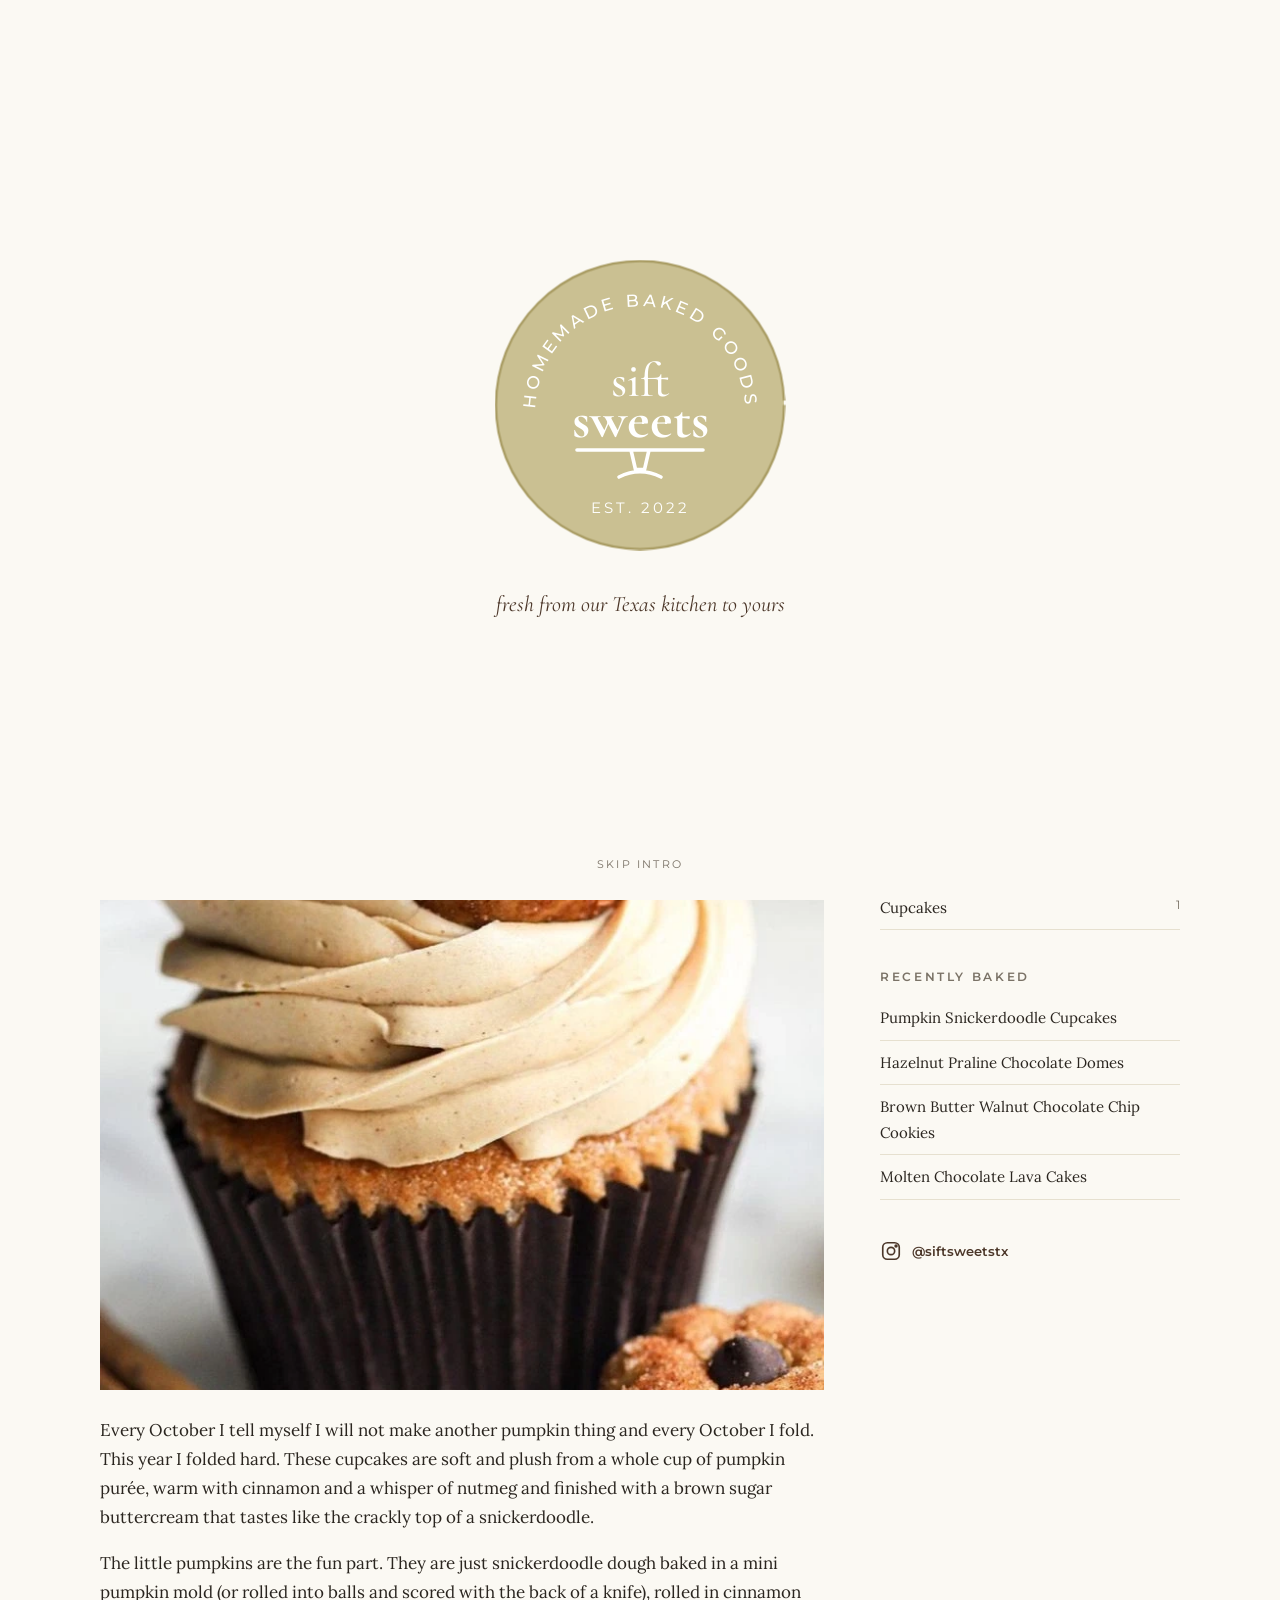
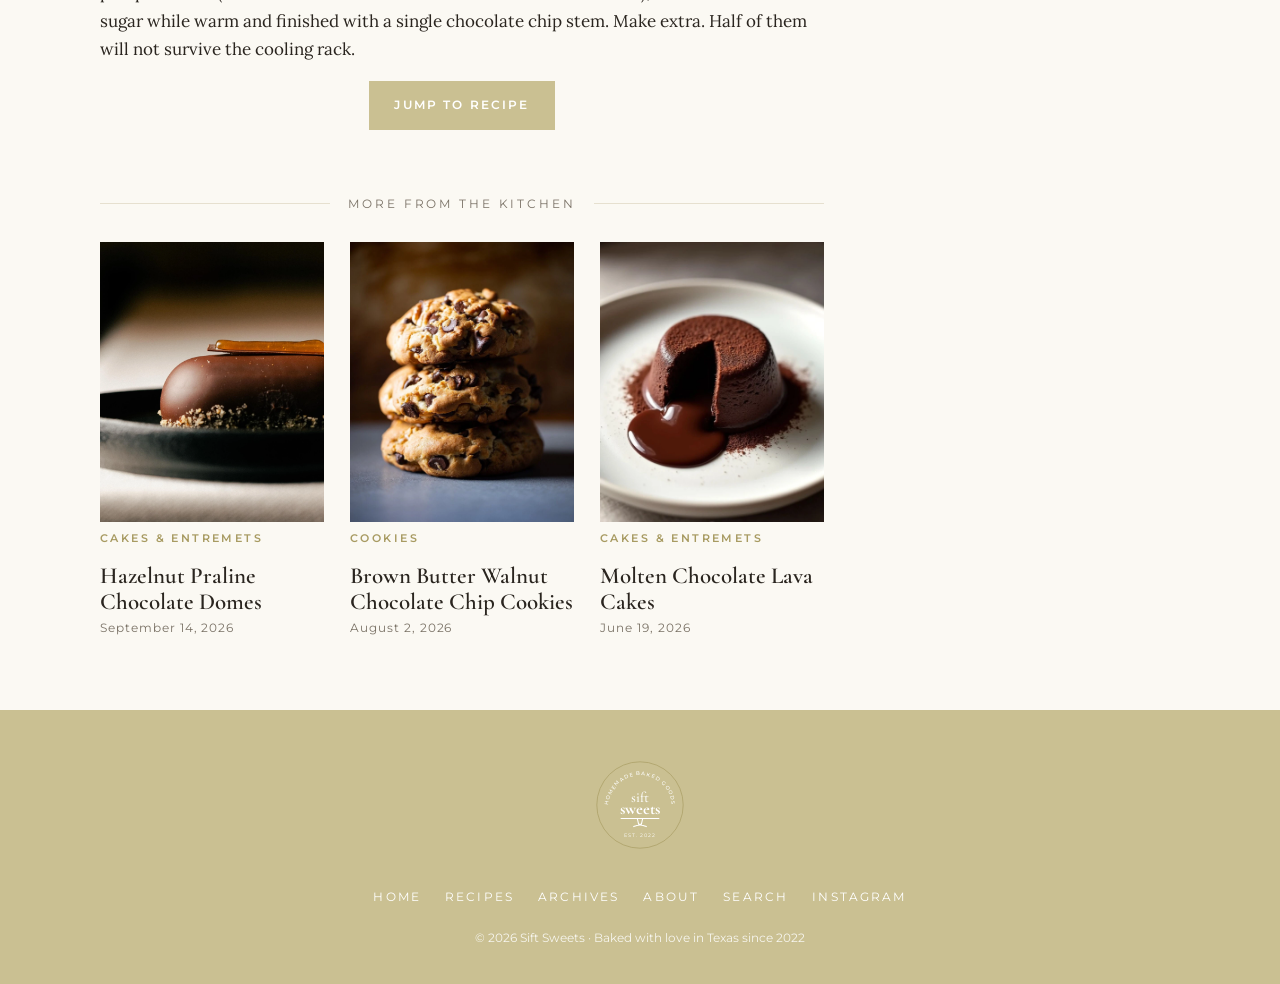
<file: index.html>
<!doctype html>
<html lang="en">
<head>
<meta charset="utf-8">
<meta name="viewport" content="width=device-width, initial-scale=1">
<title>Sift Sweets | Homemade Baked Goods from Texas</title>
<meta name="description" content="Recipes from Sift Sweets, a Texas home bakery: cookies, cupcakes, chocolate desserts and more.">
<link rel="icon" href="assets/favicon.svg" type="image/svg+xml">
<link rel="preconnect" href="https://fonts.googleapis.com">
<link rel="preconnect" href="https://fonts.gstatic.com" crossorigin>
<link href="https://fonts.googleapis.com/css2?family=Cormorant+Garamond:ital,wght@0,400;0,500;0,600;0,700;1,500&family=Lora:ital@0;1&family=Montserrat:wght@400;500;600&display=swap" rel="stylesheet">
<link rel="stylesheet" href="css/styles.css">
</head>
<body data-page="home">
<div class="intro" id="intro" aria-hidden="true">
  <div class="flour"></div>
  <div class="intro__inner">
    <div class="intro__badge"></div>
    <p class="intro__tag">fresh from our Texas kitchen to yours</p>
  </div>
  <button class="intro__skip" type="button">Skip intro</button>
</div>
<header id="site-header"></header>
<main class="wrap">
  <div class="layout">
    <div id="feature"></div>
    <aside class="sidebar" id="sidebar"></aside>
  </div>
</main>
<footer id="site-footer"></footer>
<script src="js/recipes.js"></script>
<script src="js/main.js"></script>
</body>
</html>
</file>
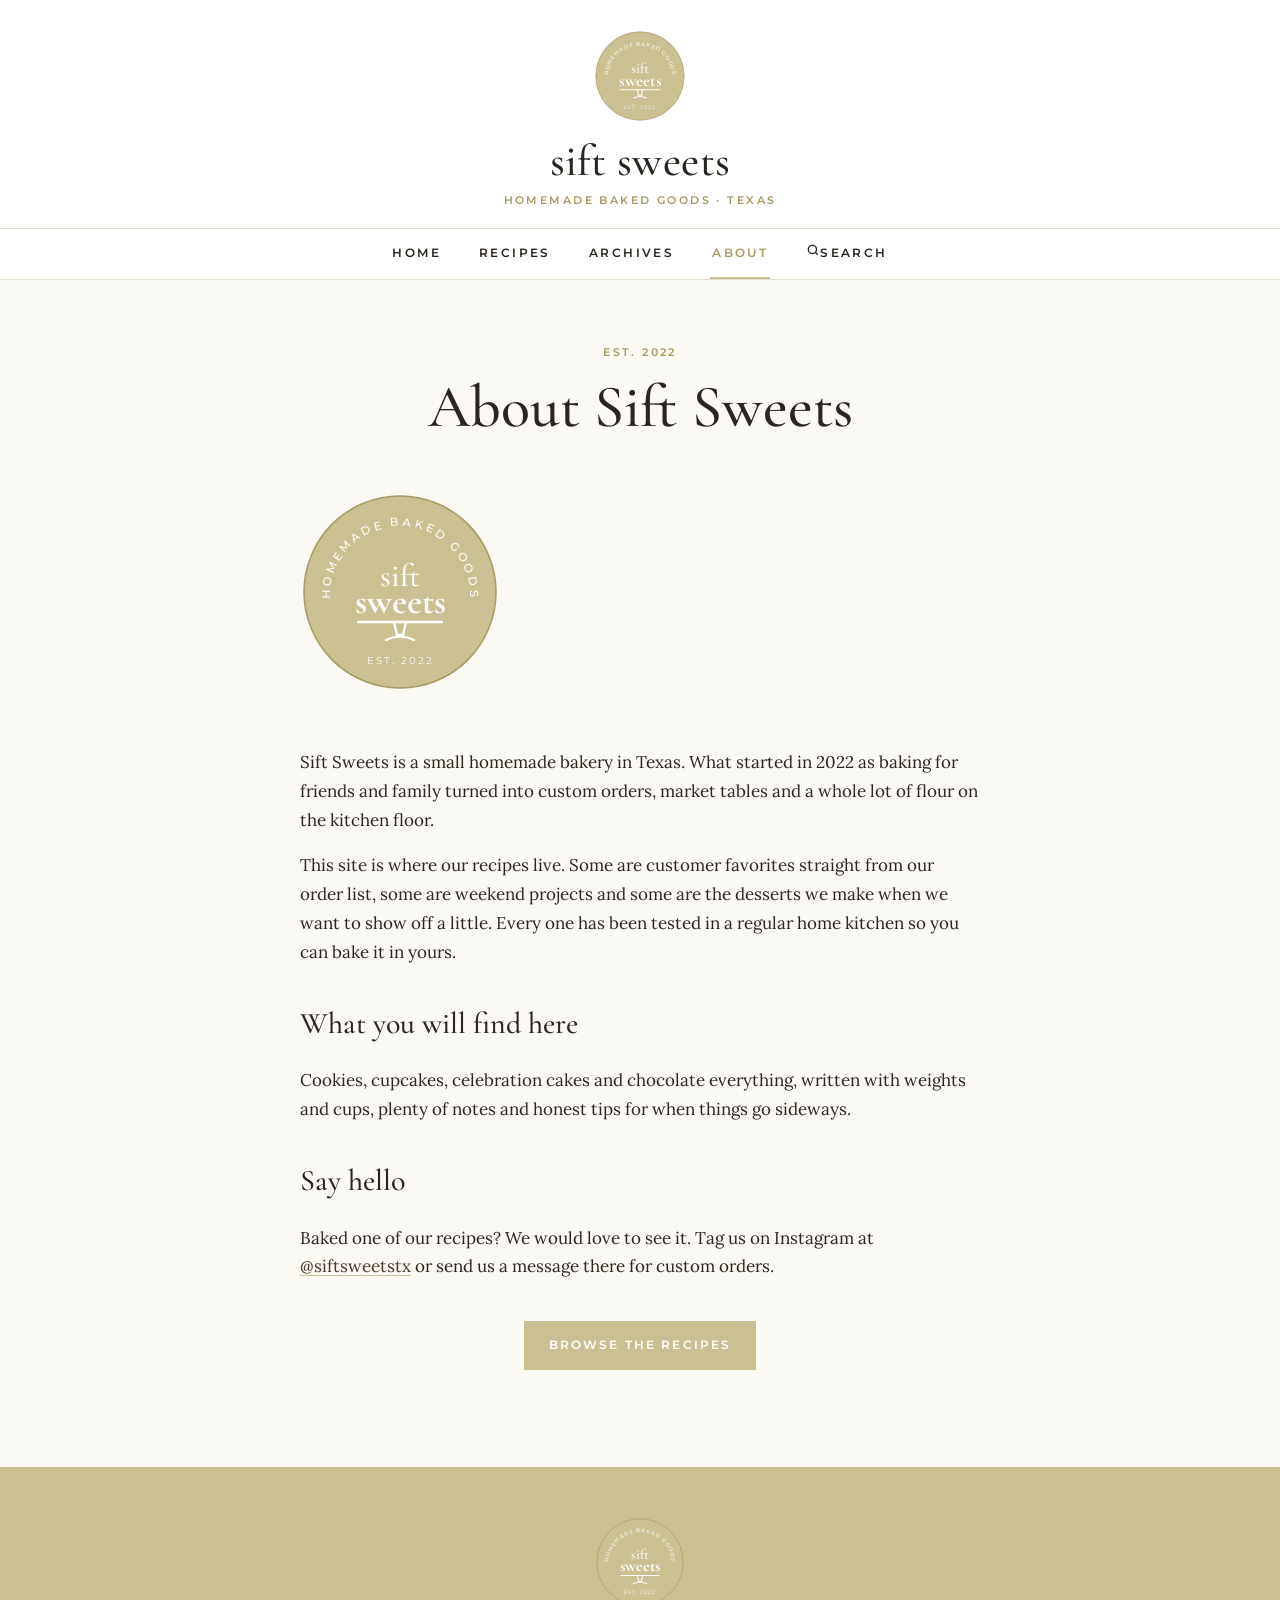
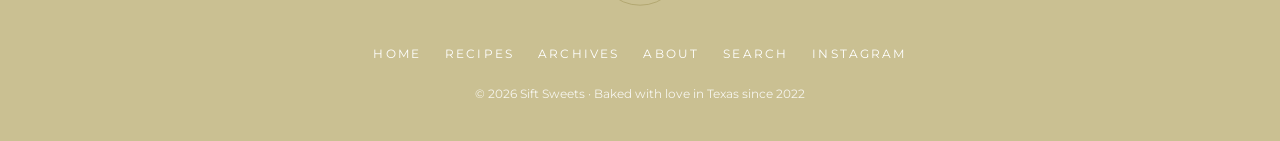
<file: about.html>
<!doctype html>
<html lang="en">
<head>
<meta charset="utf-8">
<meta name="viewport" content="width=device-width, initial-scale=1">
<title>About | Sift Sweets</title>
<meta name="description" content="Meet Sift Sweets, a Texas home bakery baking since 2022.">
<link rel="icon" href="assets/favicon.svg" type="image/svg+xml">
<link rel="preconnect" href="https://fonts.googleapis.com">
<link rel="preconnect" href="https://fonts.gstatic.com" crossorigin>
<link href="https://fonts.googleapis.com/css2?family=Cormorant+Garamond:ital,wght@0,400;0,500;0,600;0,700;1,500&family=Lora:ital@0;1&family=Montserrat:wght@400;500;600&display=swap" rel="stylesheet">
<link rel="stylesheet" href="css/styles.css">
</head>
<body data-page="about">
<header id="site-header"></header>
<main>
  <div class="page-head">
    <span class="eyebrow">Est. 2022</span>
    <h1>About Sift Sweets</h1>
  </div>
  <div class="about">
    <div id="about-badge"></div>
    <p>Sift Sweets is a small homemade bakery in Texas. What started in 2022 as baking for friends and family turned into custom orders, market tables and a whole lot of flour on the kitchen floor.</p>
    <p>This site is where our recipes live. Some are customer favorites straight from our order list, some are weekend projects and some are the desserts we make when we want to show off a little. Every one has been tested in a regular home kitchen so you can bake it in yours.</p>
    <h2>What you will find here</h2>
    <p>Cookies, cupcakes, celebration cakes and chocolate everything, written with weights and cups, plenty of notes and honest tips for when things go sideways.</p>
    <h2>Say hello</h2>
    <p>Baked one of our recipes? We would love to see it. Tag us on Instagram at <a href="https://www.instagram.com/siftsweetstx/" target="_blank" rel="noopener">@siftsweetstx</a> or send us a message there for custom orders.</p>
    <p style="text-align:center;margin-top:40px"><a class="btn btn--gold" href="recipes.html">Browse the recipes</a></p>
  </div>
</main>
<footer id="site-footer"></footer>
<script src="js/recipes.js"></script>
<script src="js/main.js"></script>
</body>
</html>
</file>
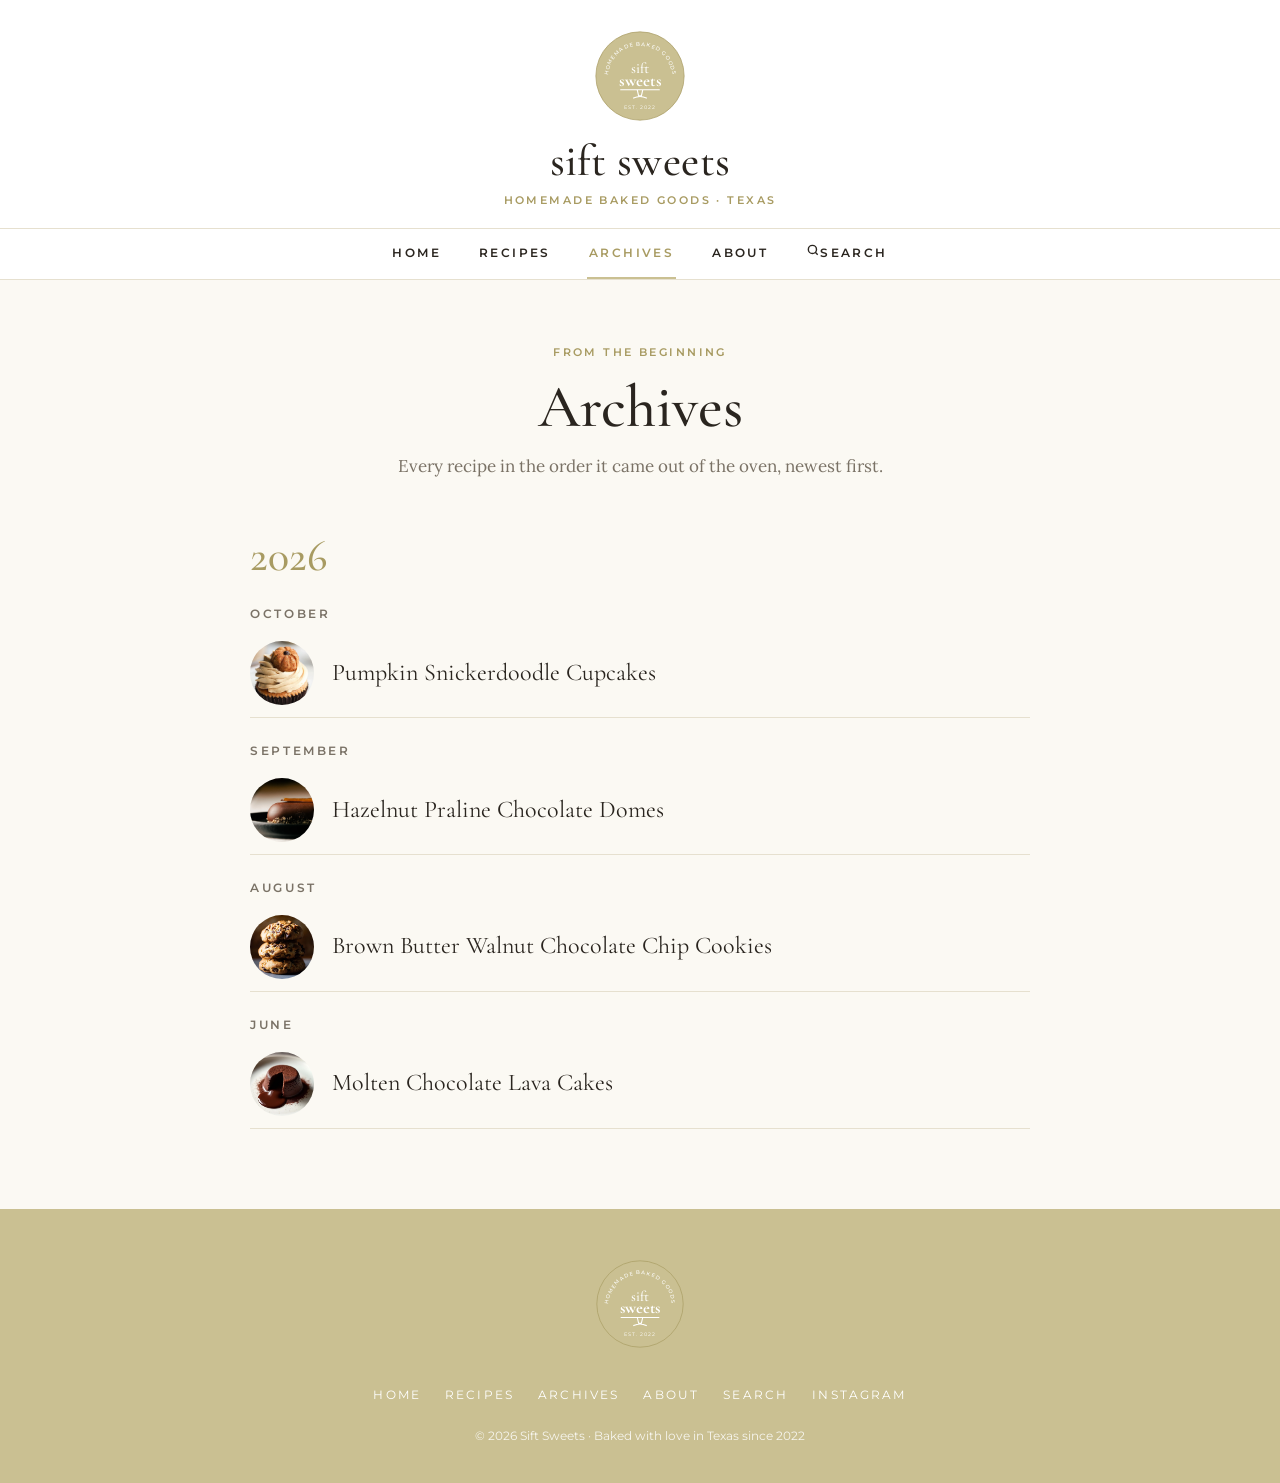
<file: archives.html>
<!doctype html>
<html lang="en">
<head>
<meta charset="utf-8">
<meta name="viewport" content="width=device-width, initial-scale=1">
<title>Archives | Sift Sweets</title>
<meta name="description" content="Every Sift Sweets recipe, newest first.">
<link rel="icon" href="assets/favicon.svg" type="image/svg+xml">
<link rel="preconnect" href="https://fonts.googleapis.com">
<link rel="preconnect" href="https://fonts.gstatic.com" crossorigin>
<link href="https://fonts.googleapis.com/css2?family=Cormorant+Garamond:ital,wght@0,400;0,500;0,600;0,700;1,500&family=Lora:ital@0;1&family=Montserrat:wght@400;500;600&display=swap" rel="stylesheet">
<link rel="stylesheet" href="css/styles.css">
</head>
<body data-page="archives">
<header id="site-header"></header>
<main class="wrap page-body" style="max-width:820px">
  <div class="page-head">
    <span class="eyebrow">From the beginning</span>
    <h1>Archives</h1>
    <p>Every recipe in the order it came out of the oven, newest first.</p>
  </div>
  <div id="archive"></div>
</main>
<footer id="site-footer"></footer>
<script src="js/recipes.js"></script>
<script src="js/main.js"></script>
</body>
</html>
</file>
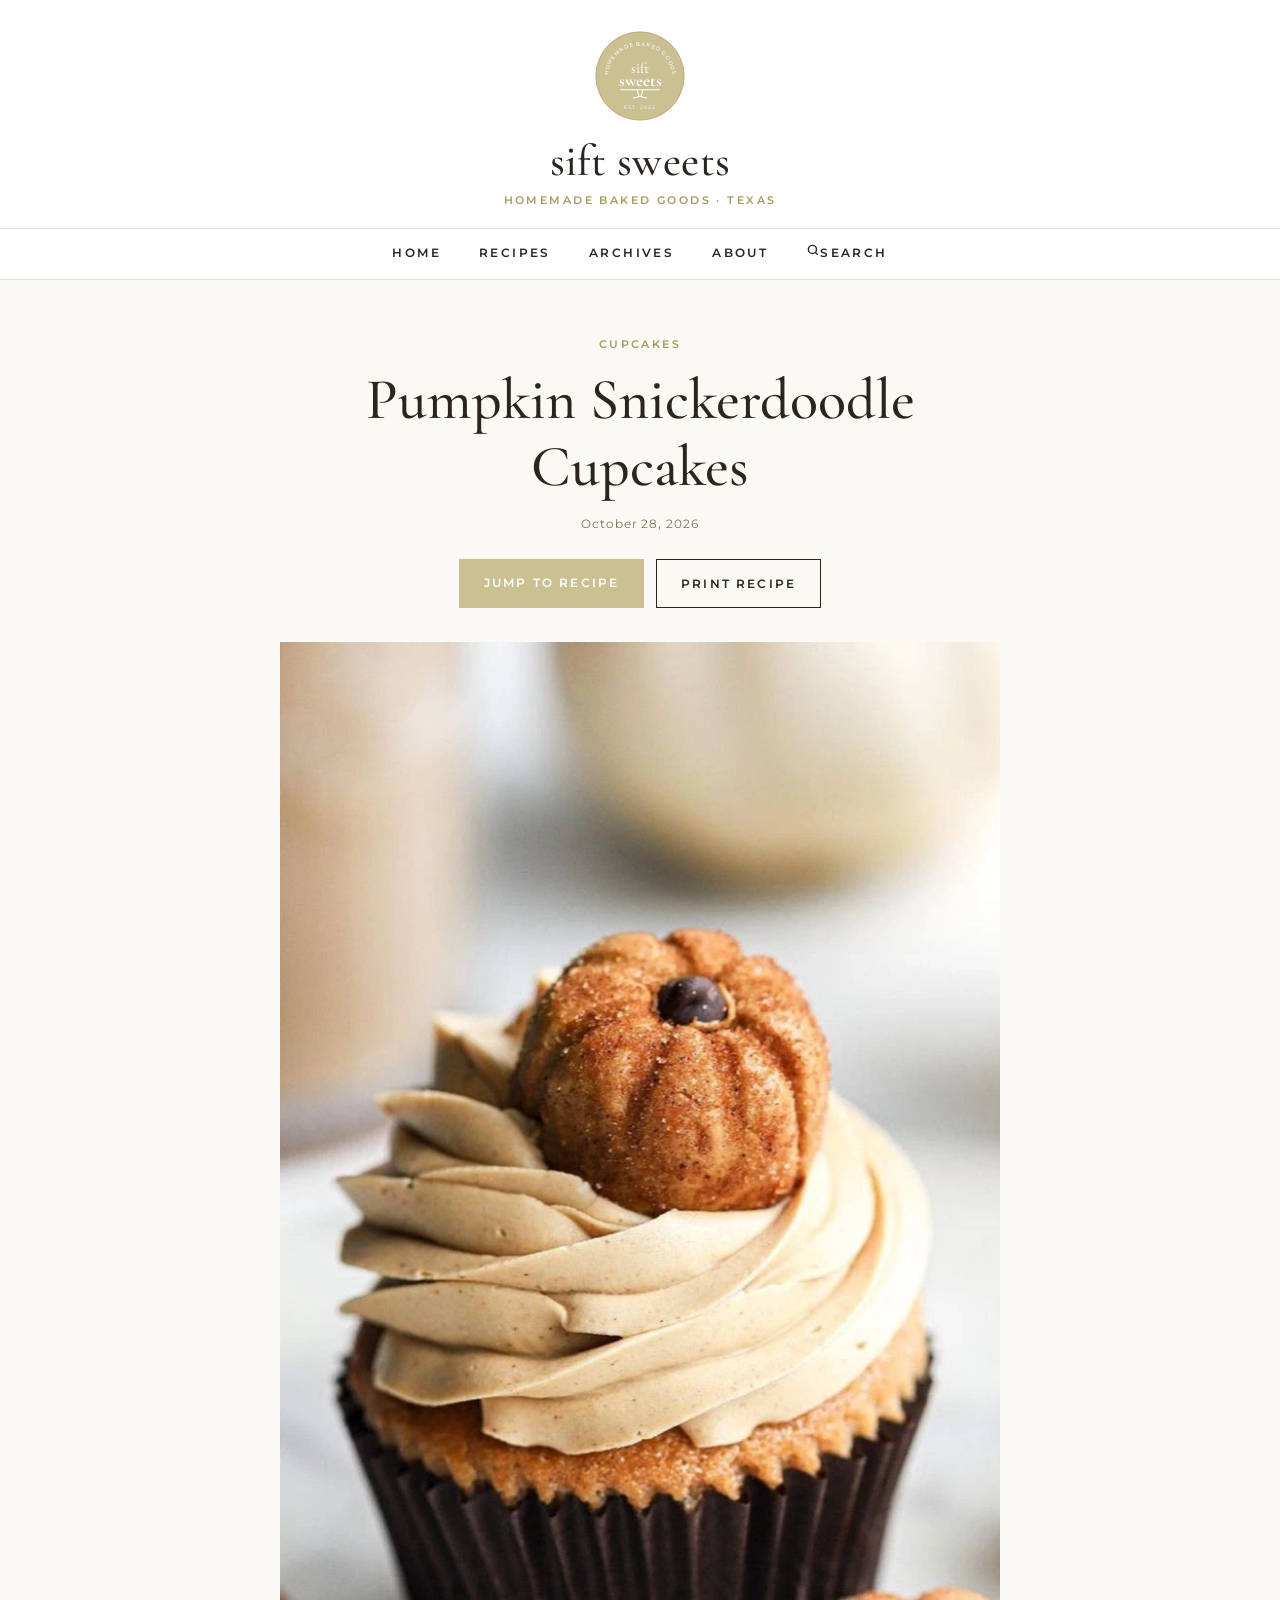
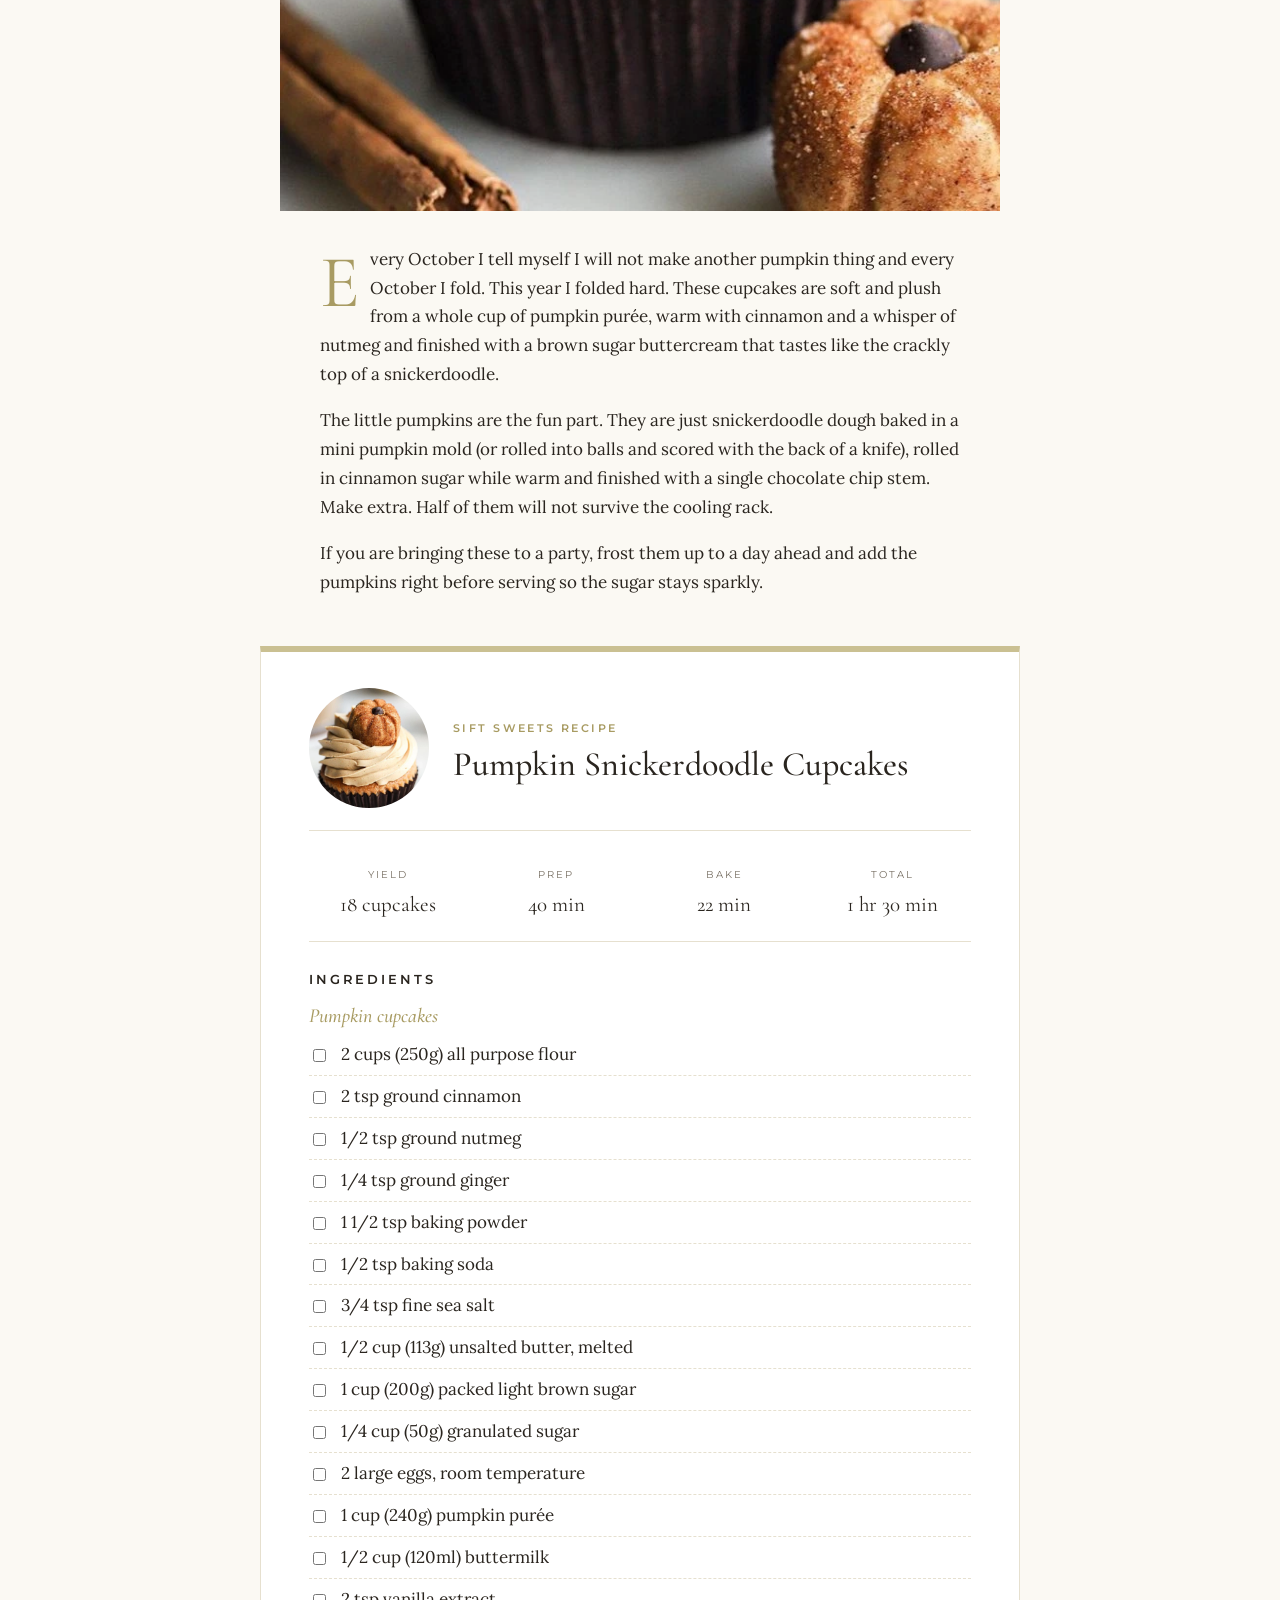
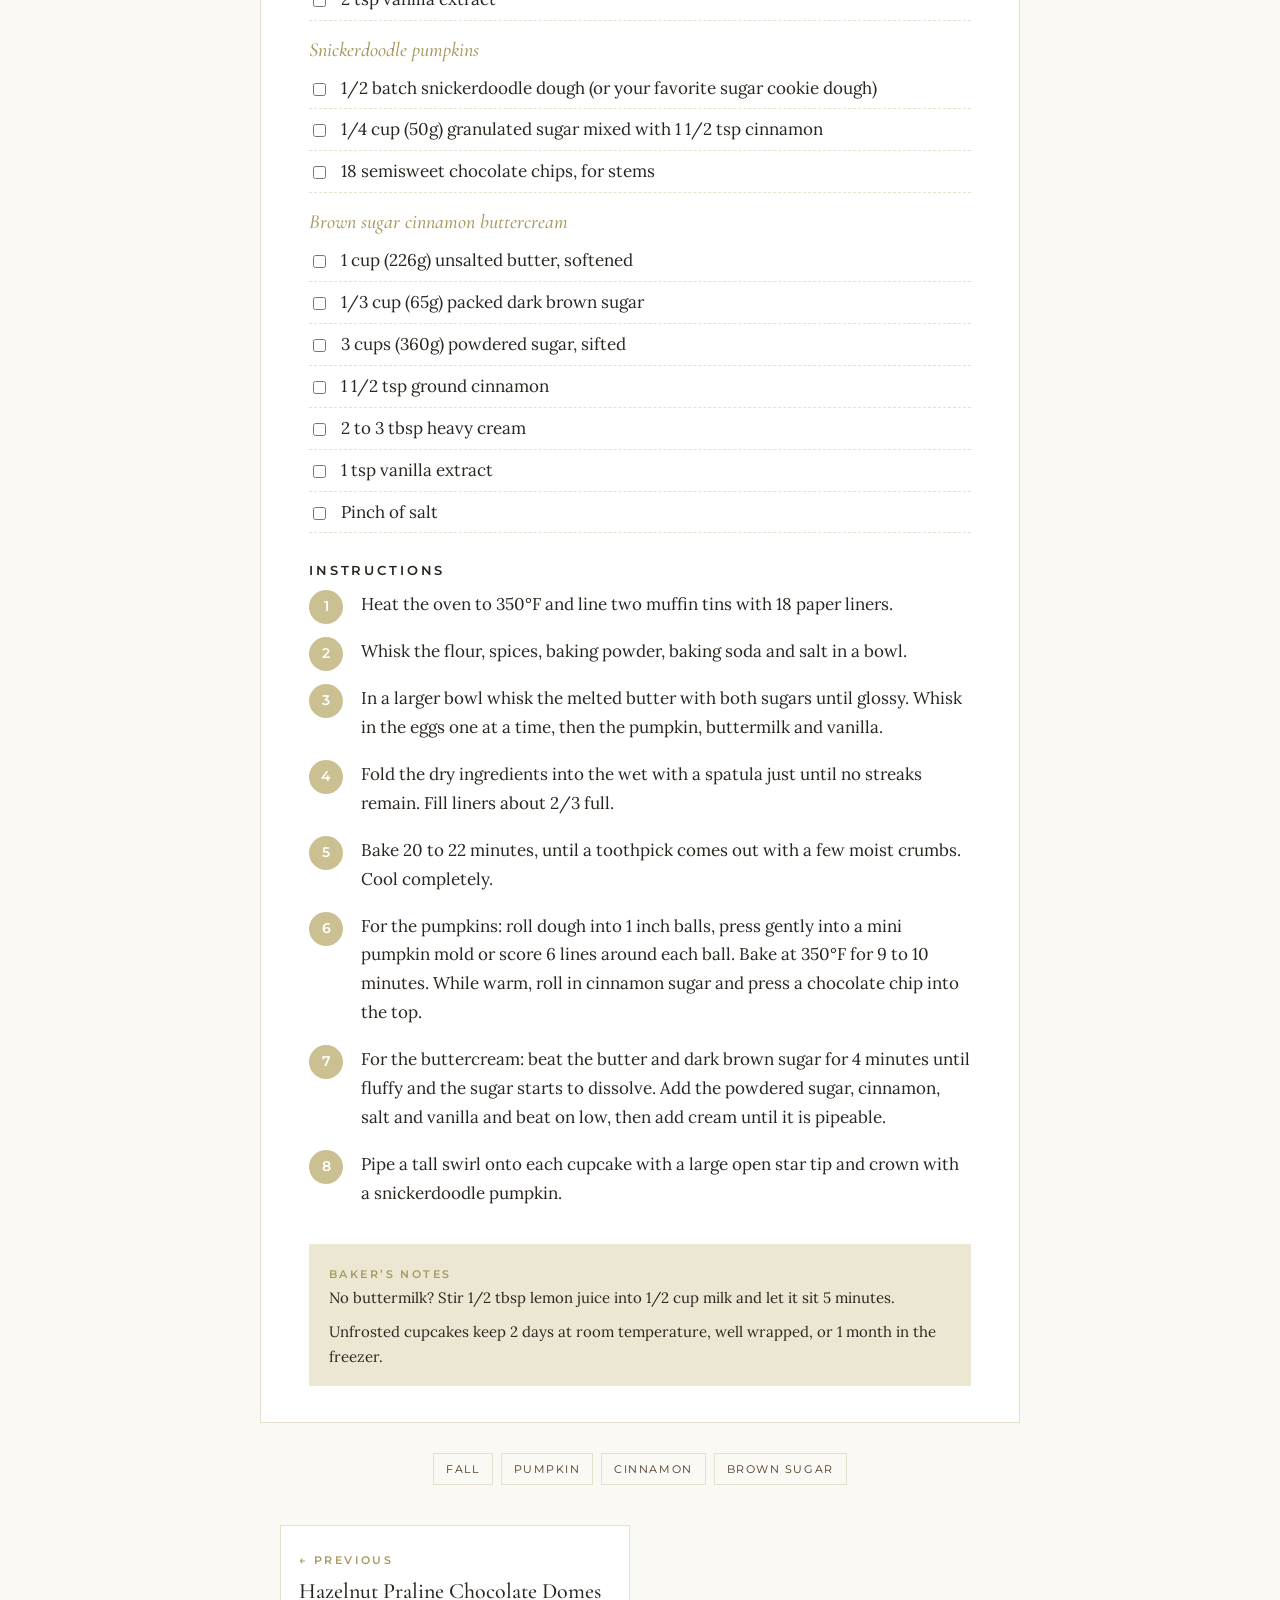
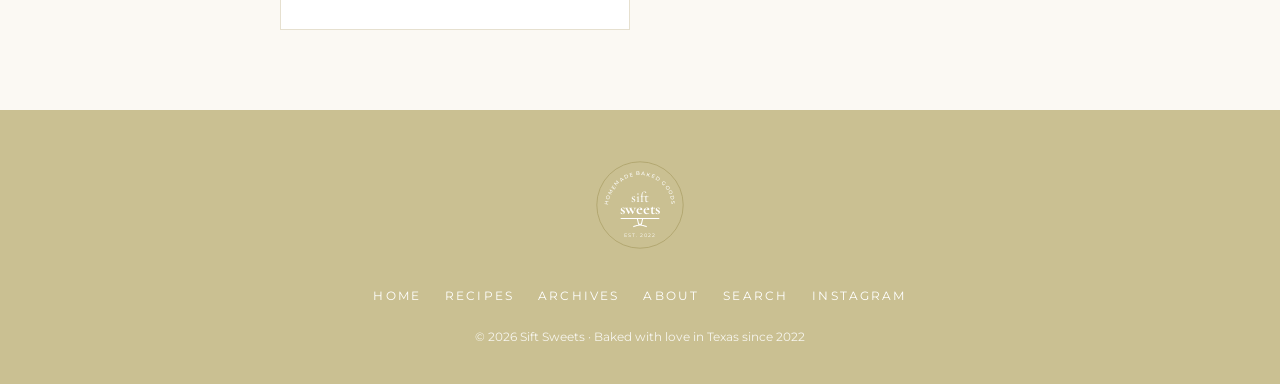
<file: recipe.html>
<!doctype html>
<html lang="en">
<head>
<meta charset="utf-8">
<meta name="viewport" content="width=device-width, initial-scale=1">
<title>Recipe | Sift Sweets</title>
<meta name="description" content="A Sift Sweets recipe.">
<link rel="icon" href="assets/favicon.svg" type="image/svg+xml">
<link rel="preconnect" href="https://fonts.googleapis.com">
<link rel="preconnect" href="https://fonts.gstatic.com" crossorigin>
<link href="https://fonts.googleapis.com/css2?family=Cormorant+Garamond:ital,wght@0,400;0,500;0,600;0,700;1,500&family=Lora:ital@0;1&family=Montserrat:wght@400;500;600&display=swap" rel="stylesheet">
<link rel="stylesheet" href="css/styles.css">
</head>
<body data-page="recipe">
<header id="site-header"></header>
<main id="recipe-root"></main>
<footer id="site-footer"></footer>
<script src="js/recipes.js"></script>
<script src="js/main.js"></script>
</body>
</html>
</file>
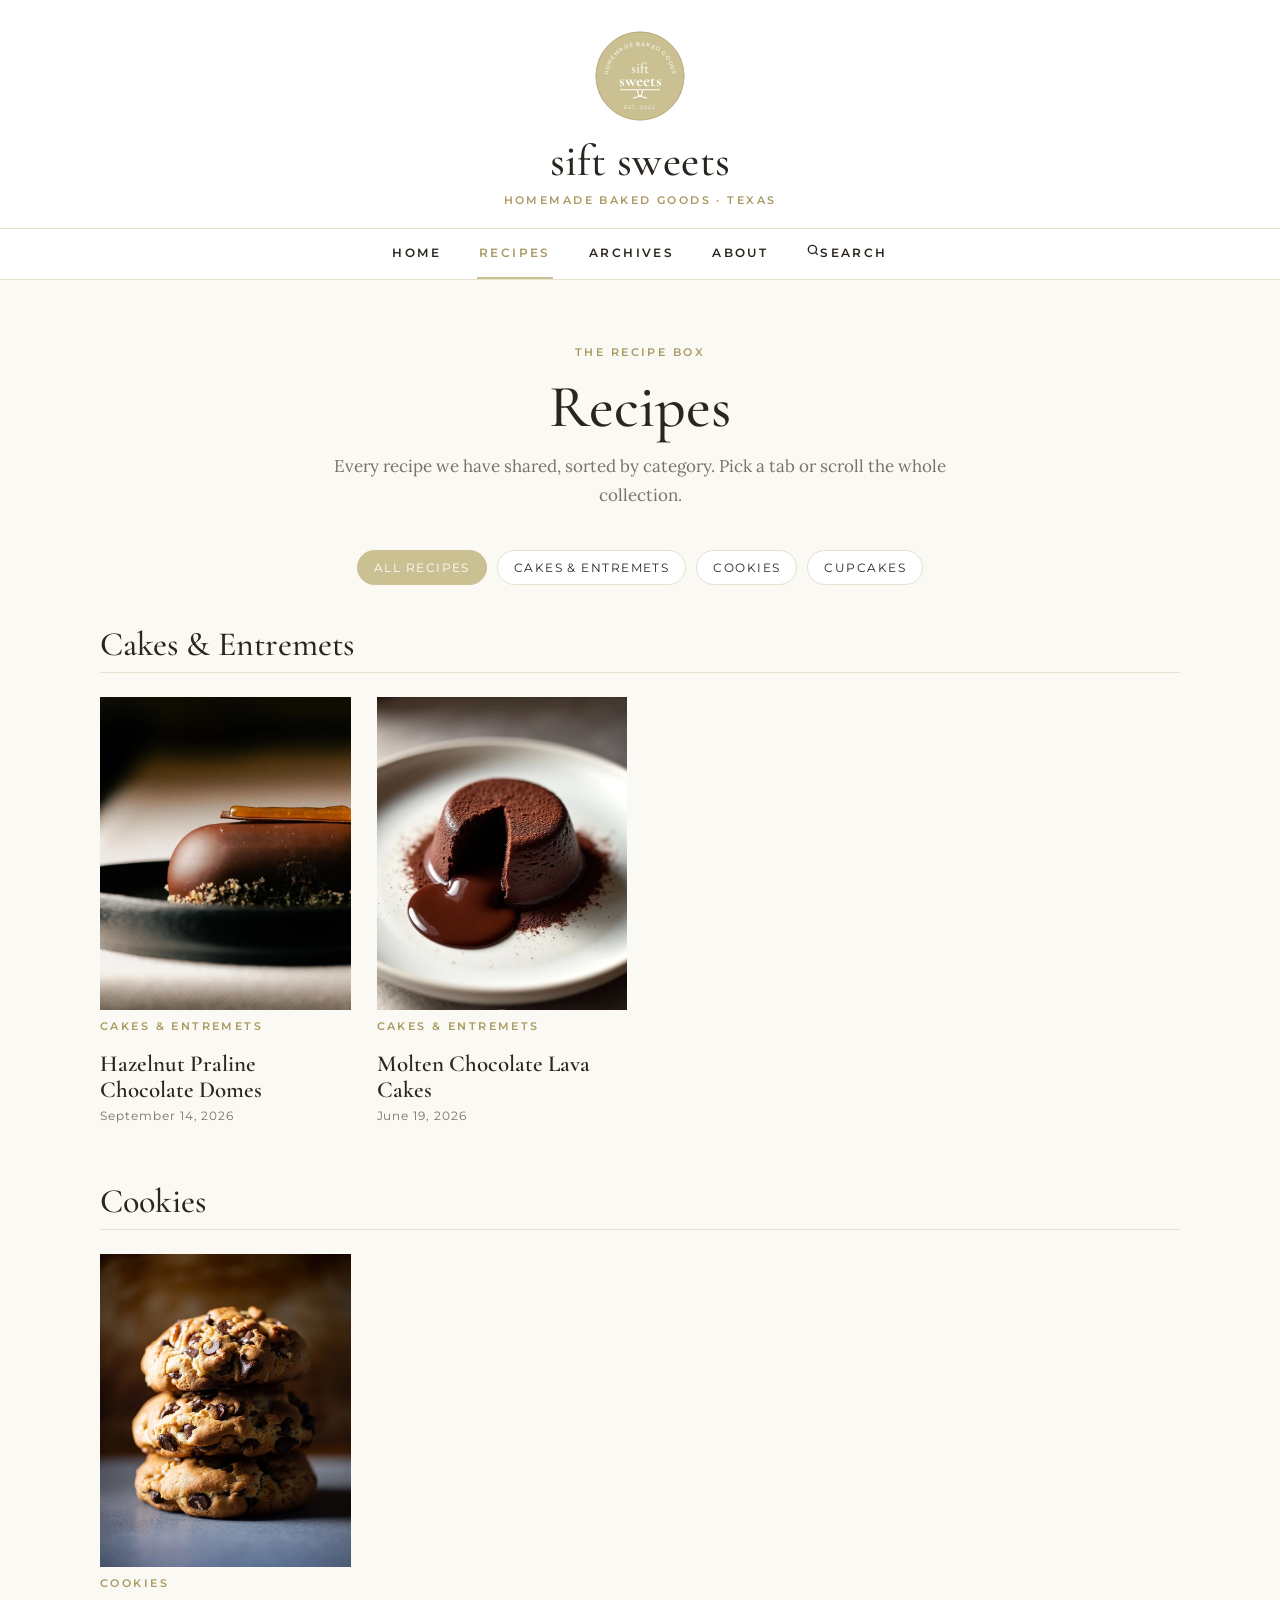
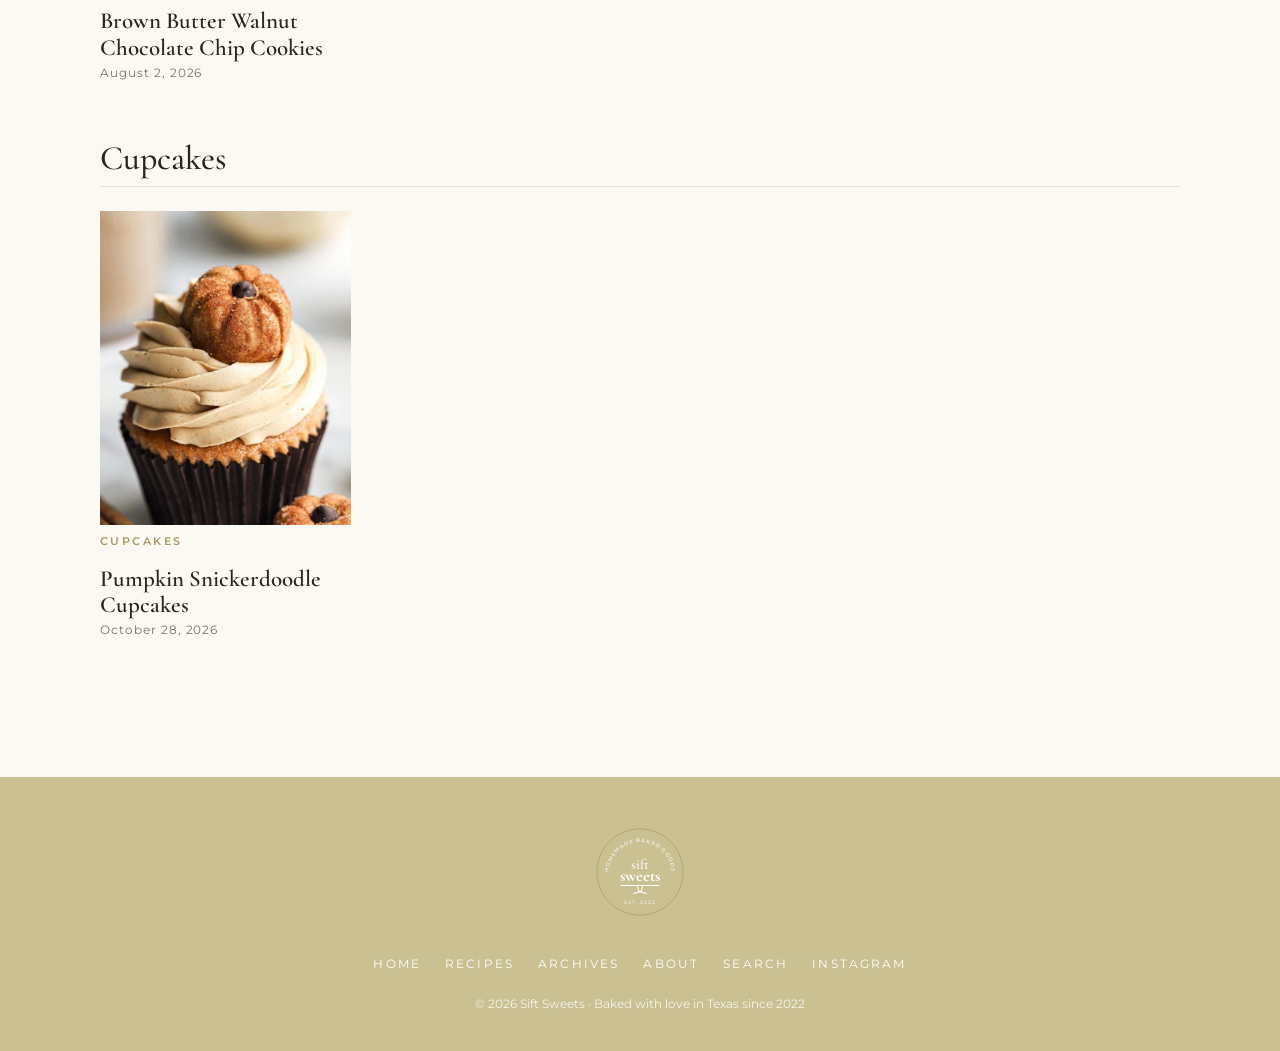
<file: recipes.html>
<!doctype html>
<html lang="en">
<head>
<meta charset="utf-8">
<meta name="viewport" content="width=device-width, initial-scale=1">
<title>Recipes | Sift Sweets</title>
<meta name="description" content="Browse every Sift Sweets recipe by category.">
<link rel="icon" href="assets/favicon.svg" type="image/svg+xml">
<link rel="preconnect" href="https://fonts.googleapis.com">
<link rel="preconnect" href="https://fonts.gstatic.com" crossorigin>
<link href="https://fonts.googleapis.com/css2?family=Cormorant+Garamond:ital,wght@0,400;0,500;0,600;0,700;1,500&family=Lora:ital@0;1&family=Montserrat:wght@400;500;600&display=swap" rel="stylesheet">
<link rel="stylesheet" href="css/styles.css">
</head>
<body data-page="recipes">
<header id="site-header"></header>
<main class="wrap page-body">
  <div class="page-head">
    <span class="eyebrow">The recipe box</span>
    <h1>Recipes</h1>
    <p>Every recipe we have shared, sorted by category. Pick a tab or scroll the whole collection.</p>
  </div>
  <div class="filters" id="filters" role="toolbar" aria-label="Filter recipes by category"></div>
  <div id="recipe-list"></div>
</main>
<footer id="site-footer"></footer>
<script src="js/recipes.js"></script>
<script src="js/main.js"></script>
</body>
</html>
</file>
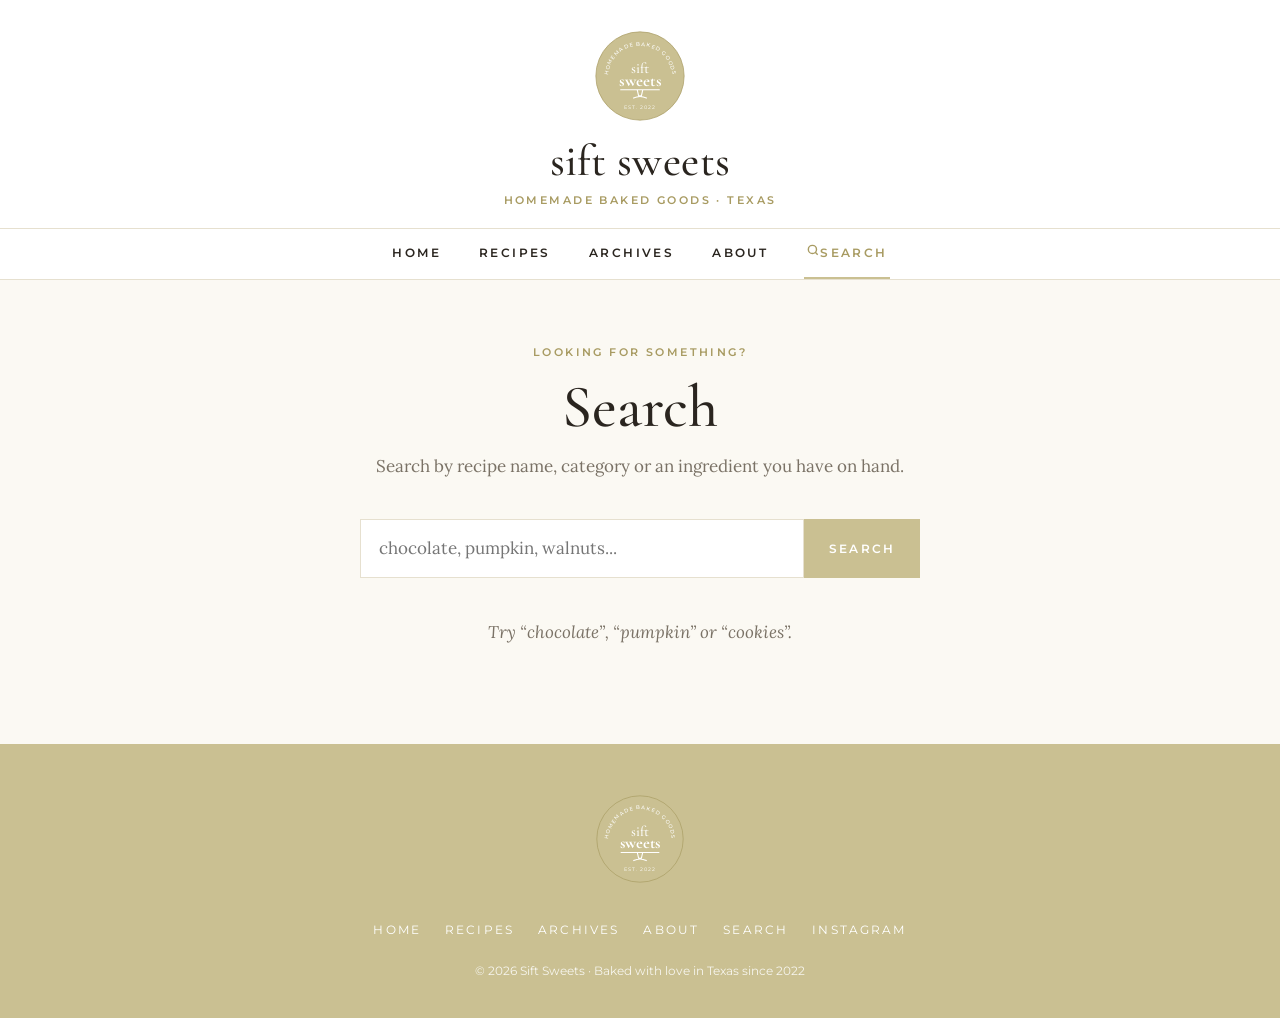
<file: search.html>
<!doctype html>
<html lang="en">
<head>
<meta charset="utf-8">
<meta name="viewport" content="width=device-width, initial-scale=1">
<title>Search | Sift Sweets</title>
<meta name="description" content="Search Sift Sweets recipes by name or ingredient.">
<link rel="icon" href="assets/favicon.svg" type="image/svg+xml">
<link rel="preconnect" href="https://fonts.googleapis.com">
<link rel="preconnect" href="https://fonts.gstatic.com" crossorigin>
<link href="https://fonts.googleapis.com/css2?family=Cormorant+Garamond:ital,wght@0,400;0,500;0,600;0,700;1,500&family=Lora:ital@0;1&family=Montserrat:wght@400;500;600&display=swap" rel="stylesheet">
<link rel="stylesheet" href="css/styles.css">
</head>
<body data-page="search">
<header id="site-header"></header>
<main class="wrap page-body">
  <div class="page-head">
    <span class="eyebrow">Looking for something?</span>
    <h1>Search</h1>
    <p>Search by recipe name, category or an ingredient you have on hand.</p>
  </div>
  <form class="search-form" role="search">
    <label class="sr-only" for="q">Search recipes</label>
    <input id="q" type="search" placeholder="chocolate, pumpkin, walnuts..." autocomplete="off">
    <button class="btn btn--gold" type="submit">Search</button>
  </form>
  <div id="results"></div>
</main>
<footer id="site-footer"></footer>
<script src="js/recipes.js"></script>
<script src="js/main.js"></script>
</body>
</html>
</file>
<file: css/styles.css>
/* =========================================================
   Sift Sweets | Homemade Baked Goods
   Brand palette pulled from the @siftsweetstx logo
   ========================================================= */
:root {
  --gold: #cac092;
  --gold-deep: #a89b62;
  --gold-soft: #ece7d3;
  --cream: #fbf9f3;
  --paper: #ffffff;
  --ink: #2a251f;
  --cocoa: #4b3628;
  --muted: #7a7266;
  --line: #e6e0cf;
  --serif: "Cormorant Garamond", Georgia, "Times New Roman", serif;
  --sans: "Montserrat", "Helvetica Neue", Arial, sans-serif;
  --body: "Lora", Georgia, serif;
  --max: 1120px;
}

* { box-sizing: border-box; }
html { scroll-behavior: smooth; }
body {
  margin: 0;
  background: var(--cream);
  color: var(--ink);
  font-family: var(--body);
  font-size: 17px;
  line-height: 1.7;
  -webkit-font-smoothing: antialiased;
}
img { max-width: 100%; display: block; }
a { color: var(--cocoa); text-decoration-color: var(--gold); text-underline-offset: 3px; }
a:hover { color: var(--gold-deep); }
h1, h2, h3, h4 { font-family: var(--serif); font-weight: 600; line-height: 1.15; color: var(--ink); }
.wrap { max-width: var(--max); margin: 0 auto; padding: 0 20px; }
.eyebrow {
  font-family: var(--sans); font-size: 11px; letter-spacing: .22em;
  text-transform: uppercase; color: var(--gold-deep); font-weight: 600;
}
.sr-only { position: absolute; width: 1px; height: 1px; overflow: hidden; clip: rect(0 0 0 0); }

/* ---------- Intro / cover animation ---------- */
.intro {
  position: fixed; inset: 0; z-index: 100;
  background: var(--cream);
  display: grid; place-items: center;
  overflow: hidden;
  transition: transform 1s cubic-bezier(.77, 0, .18, 1), opacity .6s ease .5s;
}
.intro.is-done { transform: translateY(-100%); opacity: 0; pointer-events: none; }
.intro__inner { position: relative; text-align: center; z-index: 2; }
.intro__badge { width: min(300px, 64vw); margin: 0 auto; }
.intro__badge .badge-circle {
  transform-origin: 50% 50%;
  animation: badgePop 1.1s cubic-bezier(.2, .9, .3, 1.2) .5s both;
}
.intro__badge .badge-ring {
  stroke-dasharray: 600; stroke-dashoffset: 600;
  animation: draw 1.6s ease .2s forwards;
}
.intro__badge .badge-arc,
.intro__badge .badge-est { opacity: 0; animation: fadeIn .8s ease 1.4s forwards; }
.intro__badge .badge-word { opacity: 0; animation: rise .9s ease forwards; }
.intro__badge .badge-word--1 { animation-delay: 1.1s; }
.intro__badge .badge-word--2 { animation-delay: 1.3s; }
.intro__badge .badge-stand {
  stroke-dasharray: 160; stroke-dashoffset: 160;
  animation: draw 1s ease 1.6s forwards;
}
.intro__tag {
  font-family: var(--serif); font-style: italic; font-size: 22px;
  color: var(--cocoa); margin-top: 22px; opacity: 0;
  animation: fadeIn 1s ease 2s forwards;
}
.intro__skip {
  position: absolute; bottom: 28px; left: 50%; transform: translateX(-50%);
  background: none; border: 0; cursor: pointer; z-index: 3;
  font-family: var(--sans); font-size: 11px; letter-spacing: .2em;
  text-transform: uppercase; color: var(--muted);
}
.flour { position: absolute; inset: 0; z-index: 1; pointer-events: none; }
.flour span {
  position: absolute; top: -10px; border-radius: 50%;
  background: var(--gold); opacity: .55;
  animation: sift linear infinite;
}
@keyframes sift {
  0% { transform: translate3d(0, -10px, 0); }
  100% { transform: translate3d(var(--drift, 20px), 105vh, 0); }
}
@keyframes draw { to { stroke-dashoffset: 0; } }
@keyframes fadeIn { to { opacity: 1; } }
@keyframes rise { from { opacity: 0; transform: translateY(14px); } to { opacity: 1; transform: none; } }
@keyframes badgePop { from { transform: scale(.6); opacity: 0; } to { transform: scale(1); opacity: 1; } }

/* ---------- Header (Smitten Kitchen style: big centered logo, simple nav) ---------- */
.site-header { background: var(--paper); border-bottom: 1px solid var(--line); }
.brand { display: flex; flex-direction: column; align-items: center; padding: 30px 20px 18px; text-decoration: none; }
.brand__mark { width: 92px; transition: transform .5s ease; }
.brand:hover .brand__mark { transform: rotate(-8deg); }
.brand__name {
  font-family: var(--serif); font-size: 44px; font-weight: 500; letter-spacing: .01em;
  color: var(--ink); margin-top: 8px; line-height: 1;
}
.brand__sub { margin-top: 8px; }
.nav { border-top: 1px solid var(--line); }
.nav ul {
  list-style: none; margin: 0 auto; padding: 0;
  display: flex; justify-content: center; flex-wrap: wrap; gap: 4px 34px;
  max-width: var(--max);
}
.nav a {
  display: block; padding: 14px 2px;
  font-family: var(--sans); font-size: 12px; font-weight: 600;
  letter-spacing: .2em; text-transform: uppercase; text-decoration: none;
  color: var(--ink); border-bottom: 2px solid transparent;
}
.nav a:hover, .nav a[aria-current="page"] { color: var(--gold-deep); border-bottom-color: var(--gold); }
.nav__search { display: flex; align-items: center; gap: 6px; }
.nav__search svg { width: 14px; height: 14px; }

/* ---------- Home: featured post ---------- */
.layout { display: grid; grid-template-columns: minmax(0, 1fr) 300px; gap: 56px; padding: 48px 0 72px; }
.post-feature { text-align: center; }
.post-feature .eyebrow a { text-decoration: none; color: inherit; }
.post-feature h2 { font-size: clamp(34px, 5vw, 50px); margin: 10px 0 6px; }
.post-feature h2 a { text-decoration: none; color: var(--ink); }
.post-date { font-family: var(--sans); font-size: 12px; color: var(--muted); letter-spacing: .08em; }
.post-feature figure { margin: 26px 0; overflow: hidden; }
.post-feature img { width: 100%; aspect-ratio: 4 / 5; object-fit: cover; transition: transform 1.2s ease; }
.post-feature figure:hover img { transform: scale(1.03); }
.post-feature p { text-align: left; }
.btn {
  display: inline-block; font-family: var(--sans); font-size: 12px; font-weight: 600;
  letter-spacing: .18em; text-transform: uppercase; text-decoration: none;
  padding: 13px 24px; border: 1px solid var(--ink); color: var(--ink); background: transparent;
  cursor: pointer; transition: background .25s, color .25s;
}
.btn:hover { background: var(--ink); color: var(--cream); }
.btn--gold { background: var(--gold); border-color: var(--gold); color: #fff; }
.btn--gold:hover { background: var(--gold-deep); border-color: var(--gold-deep); color: #fff; }

.section-title {
  display: flex; align-items: center; gap: 18px; margin: 64px 0 28px;
  font-family: var(--sans); font-size: 12px; letter-spacing: .24em; text-transform: uppercase; color: var(--muted);
}
.section-title::before, .section-title::after { content: ""; flex: 1; height: 1px; background: var(--line); }

/* ---------- Sidebar ---------- */
.sidebar > * + * { margin-top: 40px; }
.about-card { text-align: center; background: var(--paper); padding: 28px 24px; border: 1px solid var(--line); }
.about-card .badge { width: 120px; margin: 0 auto 14px; }
.about-card h3 { font-size: 26px; margin: 0 0 8px; }
.about-card p { font-size: 15px; margin: 0 0 14px; }
.side-list h4 { font-family: var(--sans); font-size: 12px; letter-spacing: .22em; text-transform: uppercase; margin: 0 0 12px; color: var(--muted); font-weight: 600; }
.side-list ul { list-style: none; margin: 0; padding: 0; }
.side-list li { border-bottom: 1px solid var(--line); }
.side-list a { display: flex; justify-content: space-between; padding: 9px 0; text-decoration: none; color: var(--ink); font-size: 15px; }
.side-list a:hover { color: var(--gold-deep); }
.side-list .count { color: var(--muted); font-family: var(--sans); font-size: 12px; }
.ig { display: flex; align-items: center; gap: 10px; text-decoration: none; font-family: var(--sans); font-size: 13px; font-weight: 600; }
.ig svg { width: 22px; height: 22px; }

/* ---------- Cards grid ---------- */
.grid { display: grid; grid-template-columns: repeat(auto-fill, minmax(220px, 1fr)); gap: 32px 26px; }
.card { text-decoration: none; color: var(--ink); display: block; }
.card__img { overflow: hidden; aspect-ratio: 4 / 5; background: var(--gold-soft); }
.card__img img { width: 100%; height: 100%; object-fit: cover; transition: transform .8s ease; }
.card:hover .card__img img { transform: scale(1.06); }
.card h3 { font-size: 23px; margin: 12px 0 2px; }
.card:hover h3 { color: var(--gold-deep); }
.card .post-date { display: block; }

/* reveal on scroll */
.reveal { opacity: 0; transform: translateY(24px); transition: opacity .8s ease, transform .8s ease; }
.reveal.is-visible { opacity: 1; transform: none; }

/* ---------- Page headers ---------- */
.page-head { text-align: center; padding: 56px 20px 10px; }
.page-head h1 { font-size: clamp(40px, 6vw, 60px); margin: 8px 0 10px; font-weight: 500; }
.page-head p { max-width: 620px; margin: 0 auto; color: var(--muted); }

/* ---------- Recipes index (category list) ---------- */
.filters { display: flex; flex-wrap: wrap; justify-content: center; gap: 10px; margin: 30px 0 40px; }
.chip {
  font-family: var(--sans); font-size: 12px; letter-spacing: .12em; text-transform: uppercase;
  border: 1px solid var(--line); background: var(--paper); padding: 9px 16px; cursor: pointer; color: var(--ink);
  border-radius: 999px; transition: all .2s;
}
.chip:hover { border-color: var(--gold); }
.chip.is-active { background: var(--gold); border-color: var(--gold); color: #fff; }
.cat-block { margin-bottom: 56px; }
.cat-block h2 { font-size: 34px; font-weight: 500; border-bottom: 1px solid var(--line); padding-bottom: 8px; margin: 0 0 24px; }
.page-body { padding-bottom: 80px; }

/* ---------- Archives ---------- */
.archive-year { font-size: 44px; font-weight: 500; margin: 40px 0 10px; color: var(--gold-deep); }
.archive-month { font-family: var(--sans); font-size: 12px; letter-spacing: .22em; text-transform: uppercase; color: var(--muted); margin: 26px 0 8px; }
.archive-list { list-style: none; padding: 0; margin: 0; }
.archive-list li { display: flex; align-items: center; gap: 18px; padding: 12px 0; border-bottom: 1px solid var(--line); }
.archive-list img { width: 64px; height: 64px; object-fit: cover; border-radius: 50%; }
.archive-list a { font-family: var(--serif); font-size: 24px; text-decoration: none; color: var(--ink); }
.archive-list a:hover { color: var(--gold-deep); }

/* ---------- Search ---------- */
.search-form { display: flex; max-width: 560px; margin: 28px auto 40px; }
.search-form input {
  flex: 1; font: inherit; padding: 14px 18px; border: 1px solid var(--line); background: var(--paper); outline: none; min-width: 0;
}
.search-form input:focus { border-color: var(--gold); }
.empty { text-align: center; color: var(--muted); font-style: italic; }

/* ---------- Single recipe ---------- */
.recipe-head { text-align: center; max-width: 760px; margin: 0 auto; padding: 48px 20px 0; }
.recipe-head h1 { font-size: clamp(38px, 6vw, 58px); margin: 10px 0 8px; font-weight: 500; }
.recipe-actions { display: flex; gap: 12px; justify-content: center; flex-wrap: wrap; margin: 22px 0 0; }
.recipe-hero { max-width: 760px; margin: 34px auto; padding: 0 20px; }
.recipe-hero img { width: 100%; }
.recipe-story { max-width: 680px; margin: 0 auto; padding: 0 20px; }
.recipe-story p:first-of-type::first-letter {
  float: left; font-family: var(--serif); font-size: 74px; line-height: .8; padding: 8px 10px 0 0; color: var(--gold-deep);
}
.recipe-card {
  max-width: 760px; margin: 50px auto 30px; background: var(--paper);
  border: 1px solid var(--line); border-top: 6px solid var(--gold); padding: 36px clamp(20px, 5vw, 48px);
}
.recipe-card__head { display: flex; gap: 24px; align-items: center; border-bottom: 1px solid var(--line); padding-bottom: 22px; }
.recipe-card__head img { width: 120px; height: 120px; object-fit: cover; border-radius: 50%; flex-shrink: 0; }
.recipe-card h2 { font-size: 34px; margin: 4px 0 0; font-weight: 500; }
.meta { display: grid; grid-template-columns: repeat(4, 1fr); gap: 10px; text-align: center; padding: 18px 0; border-bottom: 1px solid var(--line); }
.meta dt { font-family: var(--sans); font-size: 10px; letter-spacing: .2em; text-transform: uppercase; color: var(--muted); }
.meta dd { margin: 4px 0 0; font-family: var(--serif); font-size: 21px; }
.recipe-card h3 { font-family: var(--sans); font-size: 13px; letter-spacing: .22em; text-transform: uppercase; margin: 30px 0 12px; }
.recipe-card h4 { font-family: var(--serif); font-style: italic; font-weight: 500; font-size: 20px; margin: 18px 0 6px; color: var(--gold-deep); }
.ingredients { list-style: none; padding: 0; margin: 0; }
.ingredients li { padding: 6px 0; border-bottom: 1px dashed var(--line); }
.ingredients label { display: flex; gap: 12px; cursor: pointer; align-items: baseline; }
.ingredients input { accent-color: var(--gold-deep); transform: translateY(2px); }
.ingredients input:checked + span { text-decoration: line-through; color: var(--muted); }
.steps { counter-reset: step; list-style: none; padding: 0; margin: 0; }
.steps li { counter-increment: step; position: relative; padding: 0 0 18px 52px; }
.steps li::before {
  content: counter(step); position: absolute; left: 0; top: 0;
  width: 34px; height: 34px; border-radius: 50%; background: var(--gold); color: #fff;
  font-family: var(--sans); font-size: 14px; font-weight: 600; display: grid; place-items: center;
}
.notes { background: var(--gold-soft); padding: 16px 20px; margin-top: 18px; font-size: 15px; }
.notes p { margin: 0; }
.notes p + p { margin-top: 8px; }
.tags { display: flex; flex-wrap: wrap; gap: 8px; justify-content: center; margin: 10px 0 40px; }
.tags a { font-family: var(--sans); font-size: 11px; letter-spacing: .14em; text-transform: uppercase; text-decoration: none; padding: 6px 12px; border: 1px solid var(--line); }
.post-nav { max-width: 760px; margin: 0 auto 80px; padding: 0 20px; display: grid; grid-template-columns: 1fr 1fr; gap: 20px; }
.post-nav a { text-decoration: none; color: var(--ink); display: block; padding: 18px; border: 1px solid var(--line); background: var(--paper); }
.post-nav a:hover { border-color: var(--gold); }
.post-nav .next { text-align: right; }
.post-nav strong { font-family: var(--serif); font-size: 22px; font-weight: 500; display: block; }

/* ---------- About ---------- */
.about { max-width: 720px; margin: 0 auto; padding: 0 20px 80px; }
.about .badge { width: 200px; margin: 30px auto; }
.about h2 { font-size: 30px; font-weight: 500; margin-top: 40px; }

/* ---------- Footer ---------- */
.site-footer { background: var(--gold); color: #fff; text-align: center; padding: 50px 20px 34px; }
.site-footer .badge { width: 90px; margin: 0 auto 14px; }
.site-footer nav { display: flex; justify-content: center; gap: 24px; flex-wrap: wrap; margin: 14px 0; }
.site-footer a { color: #fff; font-family: var(--sans); font-size: 12px; letter-spacing: .18em; text-transform: uppercase; text-decoration: none; }
.site-footer small { font-family: var(--sans); font-size: 12px; opacity: .85; }

/* ---------- Responsive ---------- */
@media (max-width: 900px) {
  .layout { grid-template-columns: 1fr; gap: 40px; }
}
@media (max-width: 560px) {
  body { font-size: 16px; }
  .brand__name { font-size: 36px; }
  .nav ul { gap: 0 18px; }
  .nav a { font-size: 11px; letter-spacing: .14em; padding: 12px 0; }
  .meta { grid-template-columns: repeat(2, 1fr); }
  .recipe-card__head { flex-direction: column; text-align: center; }
  .post-nav { grid-template-columns: 1fr; }
}

/* ---------- Print: just the recipe card ---------- */
@media print {
  body { background: #fff; }
  .site-header, .site-footer, .recipe-hero, .recipe-story, .recipe-actions, .post-nav, .tags, .intro { display: none !important; }
  .recipe-card { border: 0; margin: 0; padding: 0; }
}

@media (prefers-reduced-motion: reduce) {
  *, *::before, *::after { animation-duration: .01ms !important; animation-delay: 0s !important; transition-duration: .01ms !important; }
  .reveal { opacity: 1; transform: none; }
}
</file>
